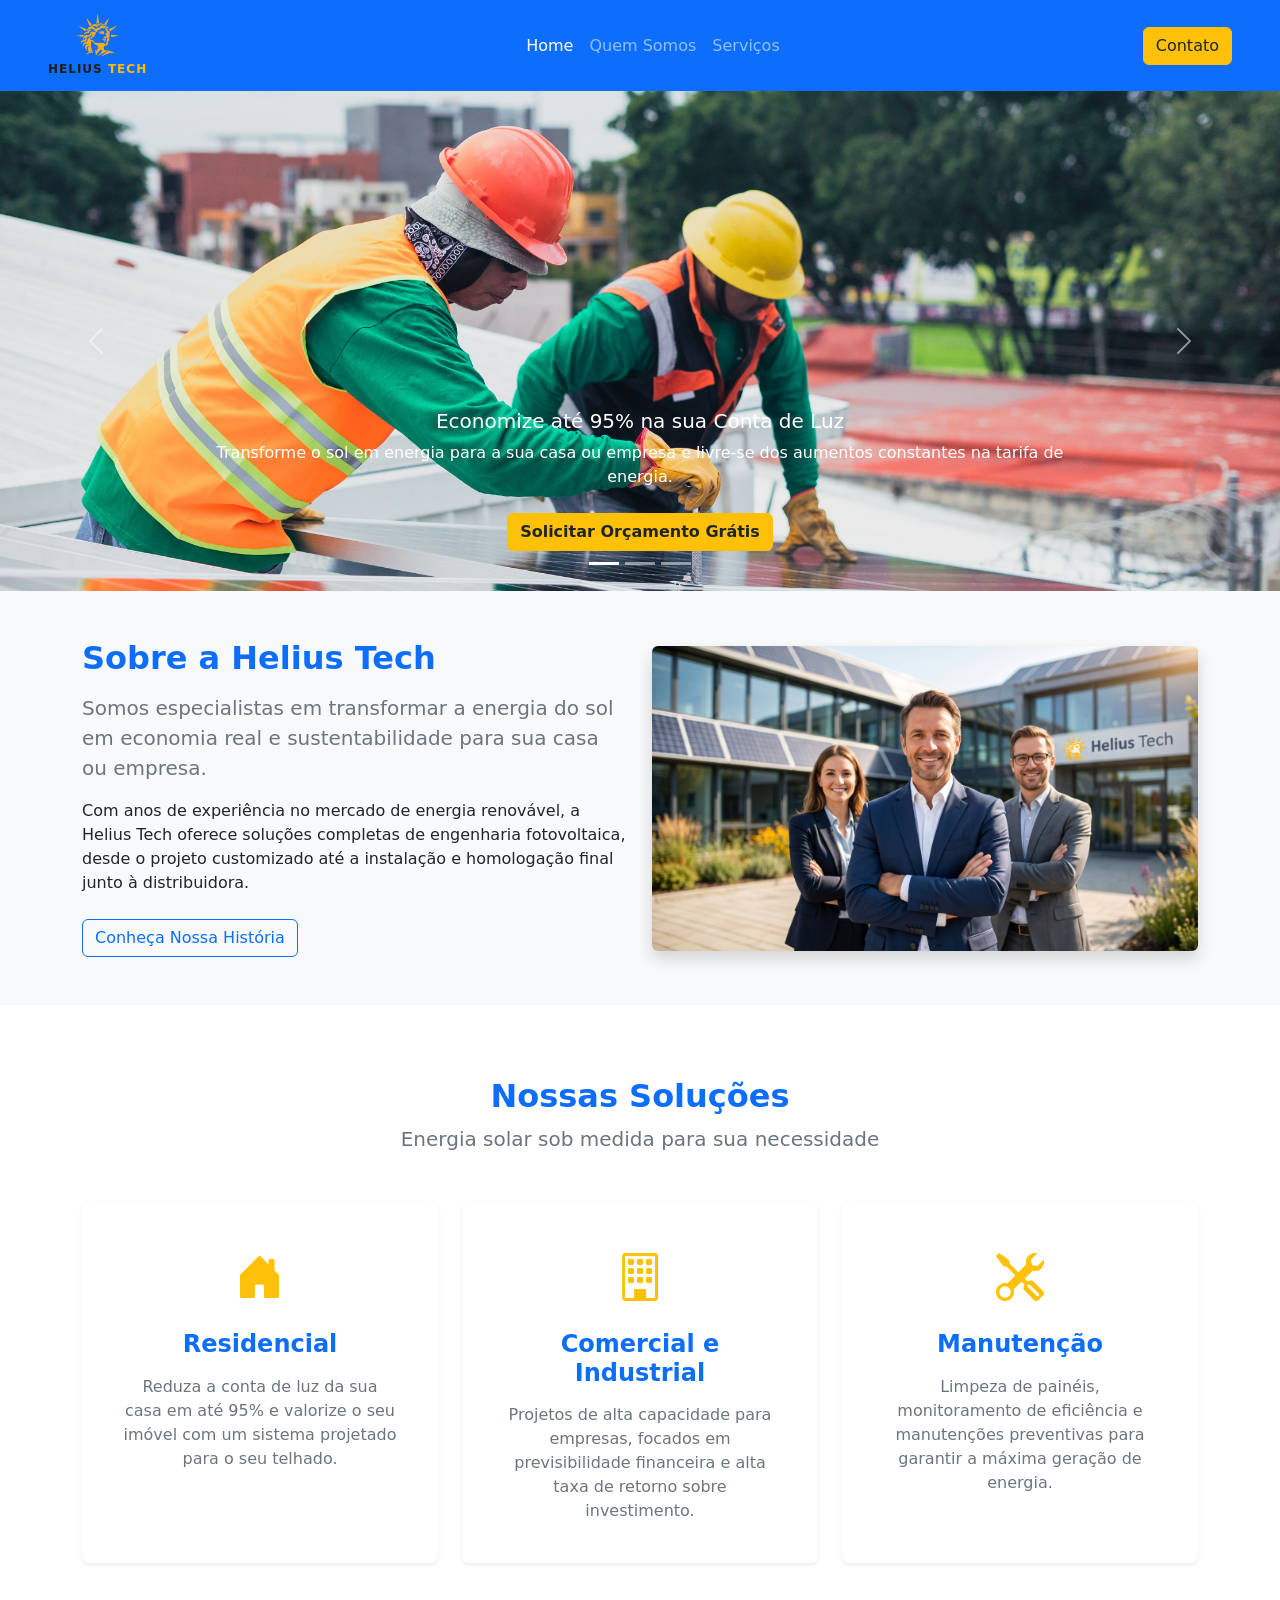
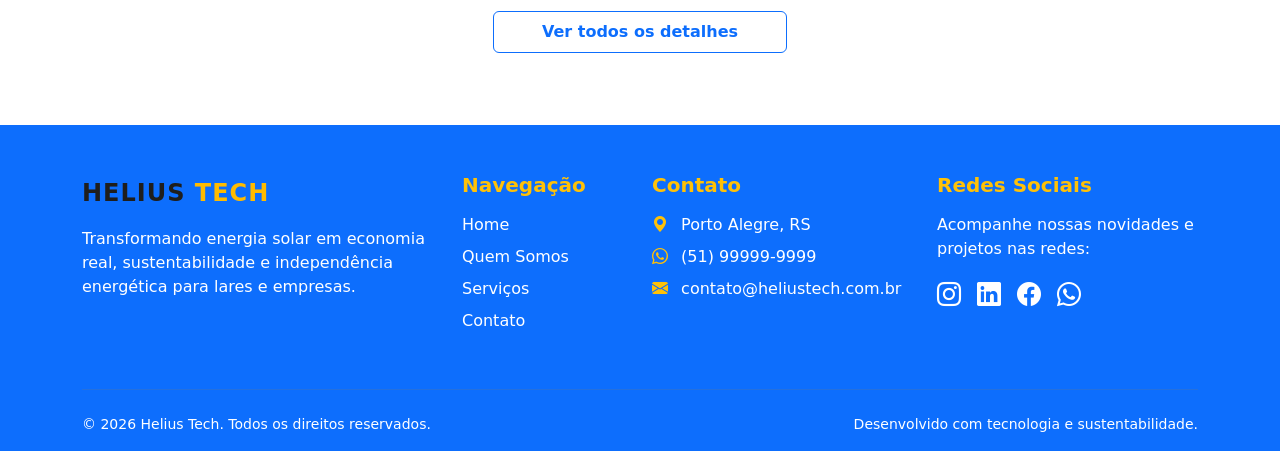
<file: index.html>
<!DOCTYPE html>
<html lang="pt-br">

<head>
    <meta charset="UTF-8">
    <meta name="viewport" content="width=device-width, initial-scale=1.0">
    <link rel="stylesheet" href="css/custom.css">

    <!-- Link CDN Bootstrap -->
    <link href="https://cdn.jsdelivr.net/npm/bootstrap@5.0.2/dist/css/bootstrap.min.css" rel="stylesheet"
        integrity="sha384-EVSTQN3/azprG1Anm3QDgpJLIm9Nao0Yz1ztcQTwFspd3yD65VohhpuuCOmLASjC" crossorigin="anonymous">
    <script src="https://cdn.jsdelivr.net/npm/bootstrap@5.0.2/dist/js/bootstrap.bundle.min.js"
        integrity="sha384-MrcW6ZMFYlzcLA8Nl+NtUVF0sA7MsXsP1UyJoMp4YLEuNSfAP+JcXn/tWtIaxVXM"
        crossorigin="anonymous"></script>
    <!-- Link dos icons Bootstrap -->
    <link rel="stylesheet" href="https://cdn.jsdelivr.net/npm/bootstrap-icons@1.13.2/font/bootstrap-icons.min.css">

    <title>Helius Tech</title>
</head>

<body>
    <header id="topo">
        <nav class="navbar navbar-expand-lg navbar-dark bg-primary sticky-top">
            <div class="container-fluid px-5">
                <a class="navbar-brand d-flex flex-column align-items-center" href="index.html">
                    <img src="img/logo_helius_tech.png" alt="Logo da Helius Tech" height="45">
                    <div id="logo">
                        <span class="cor-cinza">Helius</span> <span class="cor-amarelo">Tech</span>
                    </div>
                </a>
                <button class="navbar-toggler" type="button" data-bs-toggle="collapse" data-bs-target="#navbarText"
                    aria-controls="navbarText" aria-expanded="false" aria-label="Toggle navigation">
                    <span class="navbar-toggler-icon"></span>
                </button>
                <div class="collapse navbar-collapse" id="navbarText">
                    <ul class="navbar-nav mx-auto mb-2 mb-lg-0">
                        <!--Troquei o me-auto (margin end) para margin do eixo X automática (mx-auto) para centralizar a ul-->
                        <li class="nav-item">
                            <a class="nav-link active" aria-current="page" href="#">Home</a>
                        </li>
                        <li class="nav-item">
                            <a class="nav-link" href="#sobre-nos">Quem Somos</a>
                        </li>
                        <li class="nav-item">
                            <a class="nav-link" href="#servicos">Serviços</a>
                        </li>
                    </ul>
                    <span class="navbar-text">
                        <a class="btn btn-warning text-dark" href="pages/contato.html">Contato</a>
                    </span>
                </div>
            </div>
        </nav>
    </header> <!--Fim do header-->
    <section class="hero">
        <div id="carouselExampleControls" class="carousel slide carousel-fade" data-bs-ride="carousel">
            <div class="carousel-indicators">
                <button type="button" data-bs-target="#carouselExampleControls" data-bs-slide-to="0" class="active"
                    aria-current="true" aria-label="Slide 1"></button>
                <button type="button" data-bs-target="#carouselExampleControls" data-bs-slide-to="1"
                    aria-label="Slide 2"></button>
                <button type="button" data-bs-target="#carouselExampleControls" data-bs-slide-to="2"
                    aria-label="Slide 3"></button>
            </div>
            <div class="carousel-inner">
                <div class="carousel-item active">
                    <img class="d-block w-100 imagem-carrossel" src="img/economiaEinvestimento.jpg" alt="First slide">
                    <div class="carousel-caption">
                        <h5>Economize até 95% na sua Conta de Luz</h5>
                        <p>Transforme o sol em energia para a sua casa ou empresa e livre-se dos aumentos constantes na
                            tarifa de energia.</p>
                        <a href="pages/contato.html" class="btn btn-warning text-dark fw-bold mt-2">Solicitar Orçamento
                            Grátis</a>
                    </div>
                </div>
                <div class="carousel-item">
                    <img class="d-block w-100 imagem-carrossel" src="img/sustentabilidadeEfuturo.jpg"
                        alt="Second slide">
                    <div class="carousel-caption">
                        <h5>O Futuro Sustentável Começa no Seu Telhado</h5>
                        <p>Reduza sua pegada de carbono com tecnologia limpa, renovável e de altíssima eficiência
                            energética.</p>
                        <a href="pages/servicos.html" class="btn btn-warning text-dark fw-bold mt-2">Conheça nossos
                            serviços</a>
                    </div>
                </div>
                <div class="carousel-item">
                    <img class="d-block w-100 imagem-carrossel" src="img/tecnologiaEgarantia.jpg" alt="Third slide">
                    <div class="carousel-caption">
                        <h5>Tecnologia Fotovoltaica de Alta Performance</h5>
                        <p>Equipamentos de ponta com instalação especializada, homologação rápida e garantia de longa
                            duração.</p>
                        <a href="pages/contato.html" class="btn btn-warning text-dark fw-bold mt-2">Fale com um
                            especialista</a>
                    </div>
                </div>
            </div>
            <button class="carousel-control-prev" type="button" data-bs-target="#carouselExampleControls"
                data-bs-slide="prev">
                <span class="carousel-control-prev-icon" aria-hidden="true"></span>
                <span class="visually-hidden">Previous</span>
            </button>
            <button class="carousel-control-next" type="button" data-bs-target="#carouselExampleControls"
                data-bs-slide="next">
                <span class="carousel-control-next-icon" aria-hidden="true"></span>
                <span class="visually-hidden">Next</span>
            </button>
        </div>
    </section> <!--Fim da section hero-->
    <section class="py-5 bg-light" id="sobre-nos">
        <div class="container">
            <div class="row align-items-center">

                <div class="col-lg-6 mb-4 mb-lg-0">
                    <h2 class="fw-bold text-primary mb-3">Sobre a Helius Tech</h2>
                    <p class="lead text-secondary">
                        Somos especialistas em transformar a energia do sol em economia real e sustentabilidade para sua
                        casa ou empresa.
                    </p>
                    <p>
                        Com anos de experiência no mercado de energia renovável, a Helius Tech oferece soluções
                        completas de engenharia fotovoltaica, desde o projeto customizado até a instalação e homologação
                        final junto à distribuidora.
                    </p>

                    <a href="pages/empresa.html" class="btn btn-outline-primary mt-2 d-none d-lg-inline-block">Conheça Nossa
                        História</a>
                </div>

                <div class="col-lg-6">
                    <img src="img/sobre-nos.jpg" alt="Equipe Helius Tech" class="img-fluid rounded shadow w-100">

                    <div class="mt-3 d-block d-lg-none">
                        <a href="pages/empresa.html" class="btn btn-outline-primary w-100 text-center">Conheça Nossa
                            História</a>
                    </div>
                </div>

            </div>
        </div>
    </section>

    <!-- Seção Resumo de Serviços (Para o index.html) -->
    <section class="py-5 bg-white" id="servicos">
        <div class="container py-4">
            <div class="text-center mb-5">
                <h2 class="fw-bold text-primary">Nossas Soluções</h2>
                <p class="lead text-secondary">Energia solar sob medida para sua necessidade</p>
            </div>

            <div class="row g-4">
                <!-- Card 1: Residencial -->
                <div class="col-md-4">
                    <div class="card h-100 border-0 shadow-sm text-center p-4">
                        <div class="card-body">
                            <i class="bi bi-house-door-fill text-warning" style="font-size: 3rem;"></i>
                            <h4 class="card-title fw-bold text-primary mt-3">Residencial</h4>
                            <p class="card-text text-secondary mt-3">Reduza a conta de luz da sua casa em até 95% e valorize o seu imóvel com um sistema projetado para o seu telhado.</p>
                        </div>
                    </div>
                </div>

                <!-- Card 2: Comercial -->
                <div class="col-md-4">
                    <div class="card h-100 border-0 shadow-sm text-center p-4">
                        <div class="card-body">
                            <i class="bi bi-building text-warning" style="font-size: 3rem;"></i>
                            <h4 class="card-title fw-bold text-primary mt-3">Comercial e Industrial</h4>
                            <p class="card-text text-secondary mt-3">Projetos de alta capacidade para empresas, focados em previsibilidade financeira e alta taxa de retorno sobre investimento.</p>
                        </div>
                    </div>
                </div>

                <!-- Card 3: Manutenção -->
                <div class="col-md-4">
                    <div class="card h-100 border-0 shadow-sm text-center p-4">
                        <div class="card-body">
                            <i class="bi bi-tools text-warning" style="font-size: 3rem;"></i>
                            <h4 class="card-title fw-bold text-primary mt-3">Manutenção</h4>
                            <p class="card-text text-secondary mt-3">Limpeza de painéis, monitoramento de eficiência e manutenções preventivas para garantir a máxima geração de energia.</p>
                        </div>
                    </div>
                </div>
            </div>

            <div class="text-center mt-5">
                <!-- Lembre-se de ajustar o caminho do href de acordo com a sua estrutura de pastas -->
                <a href="pages/servicos.html" class="btn btn-outline-primary px-5 py-2 fw-bold">Ver todos os detalhes</a>
            </div>
        </div>
    </section>

    <footer class="bg-primary text-white pt-5 pb-3">
        <div class="container">
            <div class="row g-4 justify-content-between">
                
                <div class="col-lg-4 mb-3">
                    <div class="d-flex align-items-center mb-3" id="logo">
                        <span class="fs-4 fw-bold text-white"><span class="cor-cinza">Helius</span> <span class="cor-amarelo">Tech</span></span>
                    </div>
                    <p class="text-white">
                        Transformando energia solar em economia real, sustentabilidade e independência energética para lares e empresas.
                    </p>
                </div>

                <div class="col-lg-2 col-md-6 mb-3">
                    <h5 class="fw-bold mb-3 text-warning">Navegação</h5>
                    <ul class="list-unstyled">
                        <li class="mb-2"><a href="../index.html" class="text-white text-decoration-none">Home</a></li>
                        <li class="mb-2"><a href="pages/empresa.html" class="text-white text-decoration-none">Quem Somos</a></li>
                        <li class="mb-2"><a href="pages/servicos.html" class="text-white text-decoration-none">Serviços</a></li>
                        <li class="mb-2"><a href="pages/contato.html" class="text-white text-decoration-none">Contato</a></li>
                    </ul>
                </div>

                <div class="col-lg-3 col-md-6 mb-3">
                    <h5 class="fw-bold mb-3 text-warning">Contato</h5>
                    <p class="text-white mb-2"><i class="bi bi-geo-alt-fill me-2 text-warning"></i> Porto Alegre, RS</p>
                    <p class="text-white mb-2"><i class="bi bi-whatsapp me-2 text-warning"></i> (51) 99999-9999</p>
                    <p class="text-white mb-2"><i class="bi bi-envelope-fill me-2 text-warning"></i> contato@heliustech.com.br</p>
                </div>

                <div class="col-lg-3 mb-3">
                    <h5 class="fw-bold mb-3 text-warning">Redes Sociais</h5>
                    <p class="text-white">Acompanhe nossas novidades e projetos nas redes:</p>
                    <div class="d-flex gap-3 fs-4">
                        <a href="#" class="text-white hover-warning" aria-label="Instagram"><i class="bi bi-instagram"></i></a>
                        <a href="#" class="text-white hover-warning" aria-label="LinkedIn"><i class="bi bi-linkedin"></i></a>
                        <a href="#" class="text-white hover-warning" aria-label="Facebook"><i class="bi bi-facebook"></i></a>
                        <a href="#" class="text-white hover-warning" aria-label="WhatsApp"><i class="bi bi-whatsapp"></i></a>
                    </div>
                </div>

            </div>

            <hr class="border-secondary my-4">

            <div class="row text-center text-md-start align-items-center">
                <div class="col-md-7 text-white small">
                    &copy; 2026 Helius Tech. Todos os direitos reservados.
                </div>
                <div class="col-md-5 text-md-end text-white small mt-2 mt-md-0">
                    Desenvolvido com tecnologia e sustentabilidade.
                </div>
            </div>
        </div>
    </footer>


    <!-- Smooth scroll -->
    <script src="https://code.jquery.com/jquery-3.7.1.min.js"></script>
    <script>
        $(document).ready(function () {
            $('a[href^="#"]').on('click', function (e) {
                var destino = $(this).attr('href');
                var elemento = $(destino);

                if (elemento.length && !elemento.hasClass('overlay')) {
                    e.preventDefault();
                    $('html, body').animate({
                        scrollTop: elemento.offset().top
                    }, 700);
                }
            });
        });
    </script>
</body>

</html>
</file>
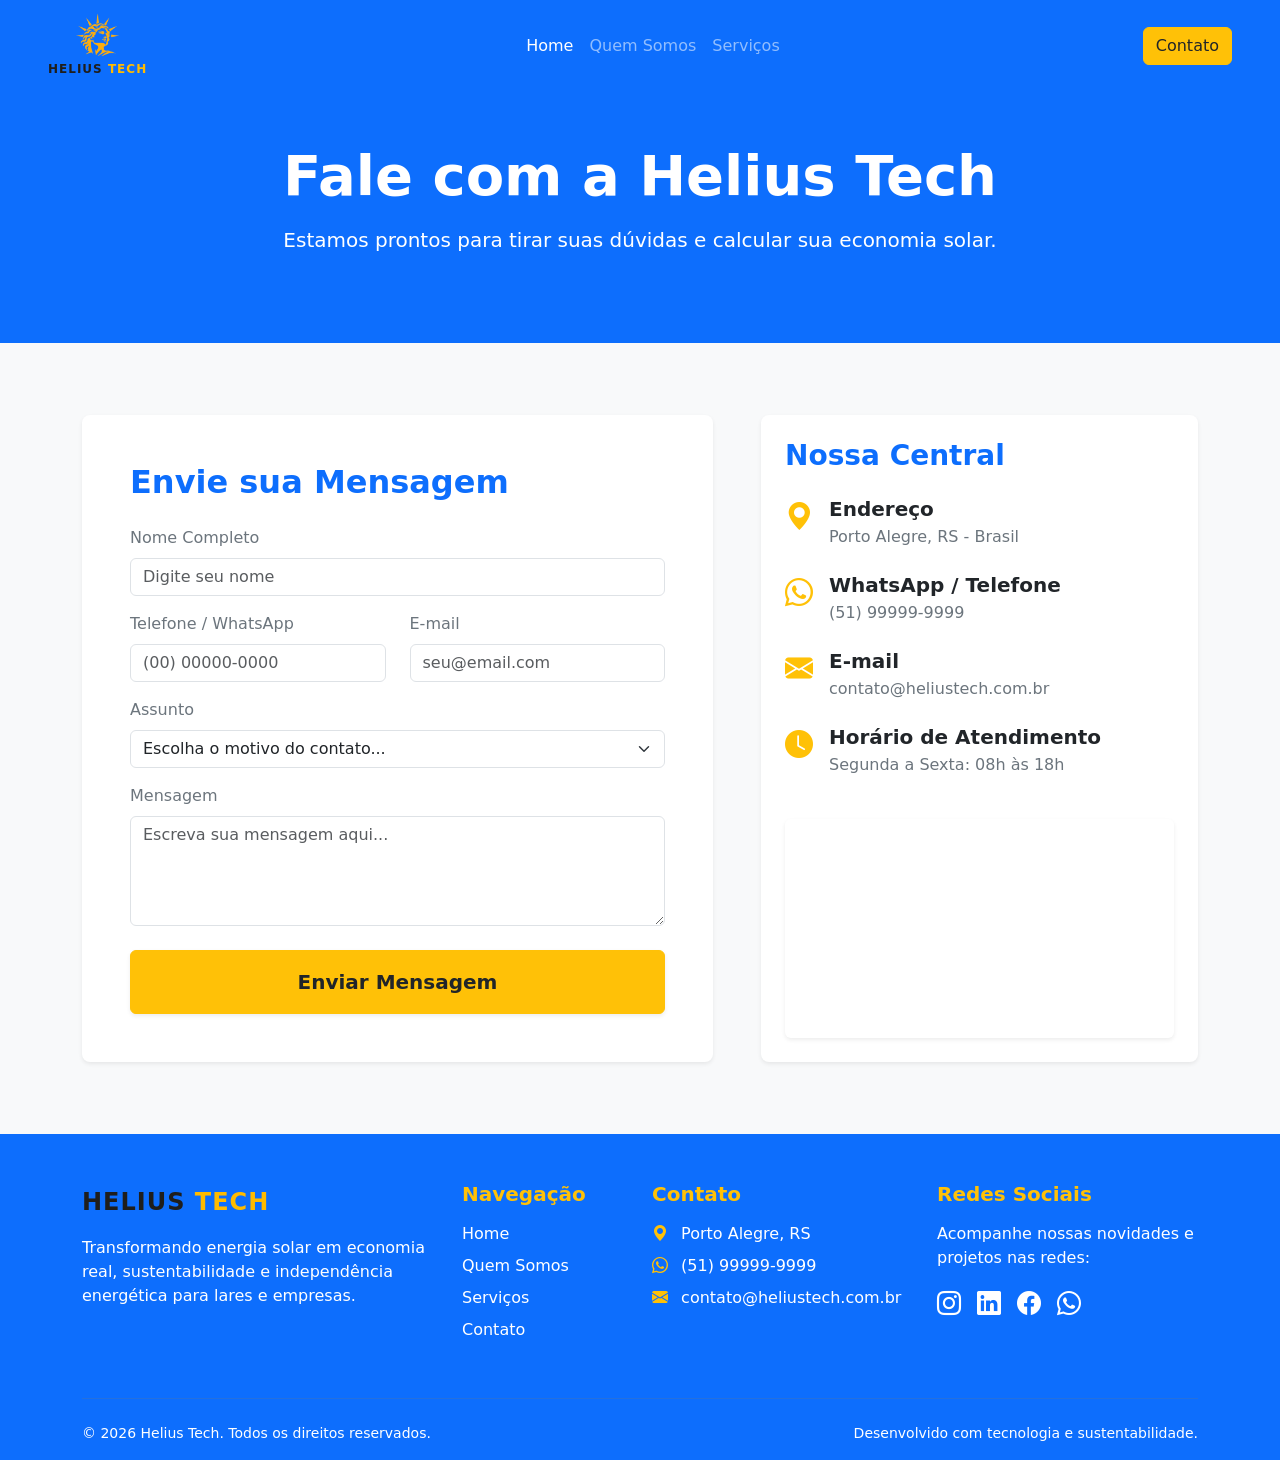
<file: pages/contato.html>
<!DOCTYPE html>
<html lang="pt-br">

<head>
    <meta charset="UTF-8">
    <meta name="viewport" content="width=device-width, initial-scale=1.0">
    <link rel="stylesheet" href="../css/custom.css">

    <!-- Link CDN Bootstrap -->
    <link href="https://cdn.jsdelivr.net/npm/bootstrap@5.0.2/dist/css/bootstrap.min.css" rel="stylesheet"
        integrity="sha384-EVSTQN3/azprG1Anm3QDgpJLIm9Nao0Yz1ztcQTwFspd3yD65VohhpuuCOmLASjC" crossorigin="anonymous">
    <script src="https://cdn.jsdelivr.net/npm/bootstrap@5.0.2/dist/js/bootstrap.bundle.min.js"
        integrity="sha384-MrcW6ZMFYlzcLA8Nl+NtUVF0sA7MsXsP1UyJoMp4YLEuNSfAP+JcXn/tWtIaxVXM"
        crossorigin="anonymous"></script>
    <!-- Link dos icons Bootstrap -->
    <link rel="stylesheet" href="https://cdn.jsdelivr.net/npm/bootstrap-icons@1.13.2/font/bootstrap-icons.min.css">

    <title>Contato - Helius Tech</title>
</head>

<body>
    <header id="topo">
        <nav class="navbar navbar-expand-lg navbar-dark bg-primary fixed-top">
            <div class="container-fluid px-5">
                <a class="navbar-brand d-flex flex-column align-items-center" href="../index.html">
                    <img src="../img/logo_helius_tech.png" alt="Logo da Helius Tech" height="45">
                    <div id="logo">
                        <span class="cor-cinza">Helius</span> <span class="cor-amarelo">Tech</span>
                    </div>
                </a>
                <button class="navbar-toggler" type="button" data-bs-toggle="collapse" data-bs-target="#navbarText"
                    aria-controls="navbarText" aria-expanded="false" aria-label="Toggle navigation">
                    <span class="navbar-toggler-icon"></span>
                </button>
                <div class="collapse navbar-collapse" id="navbarText">
                    <ul class="navbar-nav mx-auto mb-2 mb-lg-0">
                        <!--Troquei o me-auto (margin end) para margin do eixo X automática (mx-auto) para centralizar a ul-->
                        <li class="nav-item">
                            <a class="nav-link active" aria-current="page" href="../index.html">Home</a>
                        </li>
                        <li class="nav-item">
                            <a class="nav-link" href="empresa.html">Quem Somos</a>
                        </li>
                        <li class="nav-item">
                            <a class="nav-link" href="servicos.html">Serviços</a>
                        </li>
                    </ul>
                    <span class="navbar-text">
                        <a class="btn btn-warning text-dark" href="#fale-conosco">Contato</a>
                    </span>
                </div>
            </div>
        </nav>
    </header> <!--Fim do header-->
    <section id="banner-contato" class="bg-primary text-white text-center py-5" style="margin-top: 70px;">
        <div class="container py-4">
            <h1 class="fw-bold display-4">Fale com a Helius Tech</h1>
            <p class="lead mt-3">Estamos prontos para tirar suas dúvidas e calcular sua economia solar.</p>
        </div>
    </section>

    <!-- Seção Principal de Contato -->
    <main class="py-5 bg-light">
        <div class="container py-4">
            <div class="row g-5">
                
                <!-- Coluna do Formulário -->
                <div class="col-lg-7">
                    <div class="card border-0 shadow-sm p-4 p-md-5 rounded-3">
                        <h2 class="fw-bold text-primary mb-4" id="fale-conosco">Envie sua Mensagem</h2>
                        
                        <form action="#" method="POST">
                            <div class="mb-3">
                                <label for="nome" class="form-label text-secondary">Nome Completo</label>
                                <input type="text" class="form-control" id="nome" placeholder="Digite seu nome" required>
                            </div>

                            <div class="row">
                                <div class="col-md-6 mb-3">
                                    <label for="telefone" class="form-label text-secondary">Telefone / WhatsApp</label>
                                    <input type="tel" class="form-control" id="telefone" placeholder="(00) 00000-0000" required>
                                </div>
                                <div class="col-md-6 mb-3">
                                    <label for="email" class="form-label text-secondary">E-mail</label>
                                    <input type="email" class="form-control" id="email" placeholder="seu@email.com" required>
                                </div>
                            </div>

                            <div class="mb-3">
                                <label for="assunto" class="form-label text-secondary">Assunto</label>
                                <select class="form-select" id="assunto" required>
                                    <option value="" selected disabled>Escolha o motivo do contato...</option>
                                    <option value="orcamento">Orçamento Residencial/Comercial</option>
                                    <option value="manutencao">Dúvidas sobre Manutenção</option>
                                    <option value="parceria">Parcerias e Negócios</option>
                                    <option value="outro">Outros Assuntos</option>
                                </select>
                            </div>

                            <div class="mb-4">
                                <label for="mensagem" class="form-label text-secondary">Mensagem</label>
                                <textarea class="form-control" id="mensagem" rows="4" placeholder="Escreva sua mensagem aqui..." required></textarea>
                            </div>

                            <button type="submit" class="btn btn-warning w-100 py-3 fw-bold text-dark fs-5 shadow-sm">
                                Enviar Mensagem
                            </button>
                        </form>
                    </div>
                </div>

                <!-- Coluna de Informações e Mapa -->
                <div class="col-lg-5">
                    <div class="card border-0 shadow-sm p-4 p-md-4 rounded-3 h-100 bg-white">
                        <h3 class="fw-bold text-primary mb-4">Nossa Central</h3>
                        
                        <div class="d-flex align-items-start mb-4">
                            <i class="bi bi-geo-alt-fill text-warning fs-3 me-3"></i>
                            <div>
                                <h5 class="fw-bold mb-1">Endereço</h5>
                                <p class="text-secondary mb-0">Porto Alegre, RS - Brasil</p>
                            </div>
                        </div>

                        <div class="d-flex align-items-start mb-4">
                            <i class="bi bi-whatsapp text-warning fs-3 me-3"></i>
                            <div>
                                <h5 class="fw-bold mb-1">WhatsApp / Telefone</h5>
                                <p class="text-secondary mb-0">(51) 99999-9999</p>
                            </div>
                        </div>

                        <div class="d-flex align-items-start mb-4">
                            <i class="bi bi-envelope-fill text-warning fs-3 me-3"></i>
                            <div>
                                <h5 class="fw-bold mb-1">E-mail</h5>
                                <p class="text-secondary mb-0">contato@heliustech.com.br</p>
                            </div>
                        </div>

                        <div class="d-flex align-items-start mb-4">
                            <i class="bi bi-clock-fill text-warning fs-3 me-3"></i>
                            <div>
                                <h5 class="fw-bold mb-1">Horário de Atendimento</h5>
                                <p class="text-secondary mb-0">Segunda a Sexta: 08h às 18h</p>
                            </div>
                        </div>

                        <!-- Mapa incorporado do Google Maps (Porto Alegre) -->
                        <div class="mt-auto pt-3">
                            <div class="ratio ratio-16x9 rounded overflow-hidden shadow-sm">
                                <iframe src="https://www.google.com/maps/embed?pb=!1m18!1m12!1m3!1d110421.36545759714!2d-51.2753380430664!3d-30.0324999!2m3!1f0!2f0!3f0!3m2!1i1024!2i768!4f13.1!3m3!1m2!1s0x95197908e2f42a53%3A0x6295e93df44084be!2sPorto%20Alegre%2C%20RS!5e0!3m2!1spt-BR!4v1620000000000!5m2!1spt-BR!2sbr" 
                                    style="border:0;" allowfullscreen="" loading="lazy"></iframe>
                            </div>
                        </div>

                    </div>
                </div>

            </div>
        </div>
    </main>

    <footer class="bg-primary text-white pt-5 pb-3">
        <div class="container">
            <div class="row g-4 justify-content-between">
                
                <div class="col-lg-4 mb-3">
                    <div class="d-flex align-items-center mb-3" id="logo">
                        <span class="fs-4 fw-bold text-white"><span class="cor-cinza">Helius</span> <span class="cor-amarelo">Tech</span></span>
                    </div>
                    <p class="text-white">
                        Transformando energia solar em economia real, sustentabilidade e independência energética para lares e empresas.
                    </p>
                </div>

                <div class="col-lg-2 col-md-6 mb-3">
                    <h5 class="fw-bold mb-3 text-warning">Navegação</h5>
                    <ul class="list-unstyled">
                        <li class="mb-2"><a href="../index.html" class="text-white text-decoration-none">Home</a></li>
                        <li class="mb-2"><a href="pages/empresa.html" class="text-white text-decoration-none">Quem Somos</a></li>
                        <li class="mb-2"><a href="pages/servicos.html" class="text-white text-decoration-none">Serviços</a></li>
                        <li class="mb-2"><a href="pages/contato.html" class="text-white text-decoration-none">Contato</a></li>
                    </ul>
                </div>

                <div class="col-lg-3 col-md-6 mb-3">
                    <h5 class="fw-bold mb-3 text-warning">Contato</h5>
                    <p class="text-white mb-2"><i class="bi bi-geo-alt-fill me-2 text-warning"></i> Porto Alegre, RS</p>
                    <p class="text-white mb-2"><i class="bi bi-whatsapp me-2 text-warning"></i> (51) 99999-9999</p>
                    <p class="text-white mb-2"><i class="bi bi-envelope-fill me-2 text-warning"></i> contato@heliustech.com.br</p>
                </div>

                <div class="col-lg-3 mb-3">
                    <h5 class="fw-bold mb-3 text-warning">Redes Sociais</h5>
                    <p class="text-white">Acompanhe nossas novidades e projetos nas redes:</p>
                    <div class="d-flex gap-3 fs-4">
                        <a href="#" class="text-white hover-warning" aria-label="Instagram"><i class="bi bi-instagram"></i></a>
                        <a href="#" class="text-white hover-warning" aria-label="LinkedIn"><i class="bi bi-linkedin"></i></a>
                        <a href="#" class="text-white hover-warning" aria-label="Facebook"><i class="bi bi-facebook"></i></a>
                        <a href="#" class="text-white hover-warning" aria-label="WhatsApp"><i class="bi bi-whatsapp"></i></a>
                    </div>
                </div>

            </div>

            <hr class="border-secondary my-4">

            <div class="row text-center text-md-start align-items-center">
                <div class="col-md-7 text-white small">
                    &copy; 2026 Helius Tech. Todos os direitos reservados.
                </div>
                <div class="col-md-5 text-md-end text-white small mt-2 mt-md-0">
                    Desenvolvido com tecnologia e sustentabilidade.
                </div>
            </div>
        </div>
    </footer>


    <script src="https://code.jquery.com/jquery-3.7.1.min.js"></script>
    <script>
        $(document).ready(function () {
            $('a[href^="#"]').on('click', function (e) {
                var destino = $(this).attr('href');
                var elemento = $(destino);

                if (elemento.length && !elemento.hasClass('overlay')) {
                    e.preventDefault();
                    $('html, body').animate({
                        scrollTop: elemento.offset().top
                    }, 700);
                }
            });
        });
    </script>
</body>
</html>
</file>
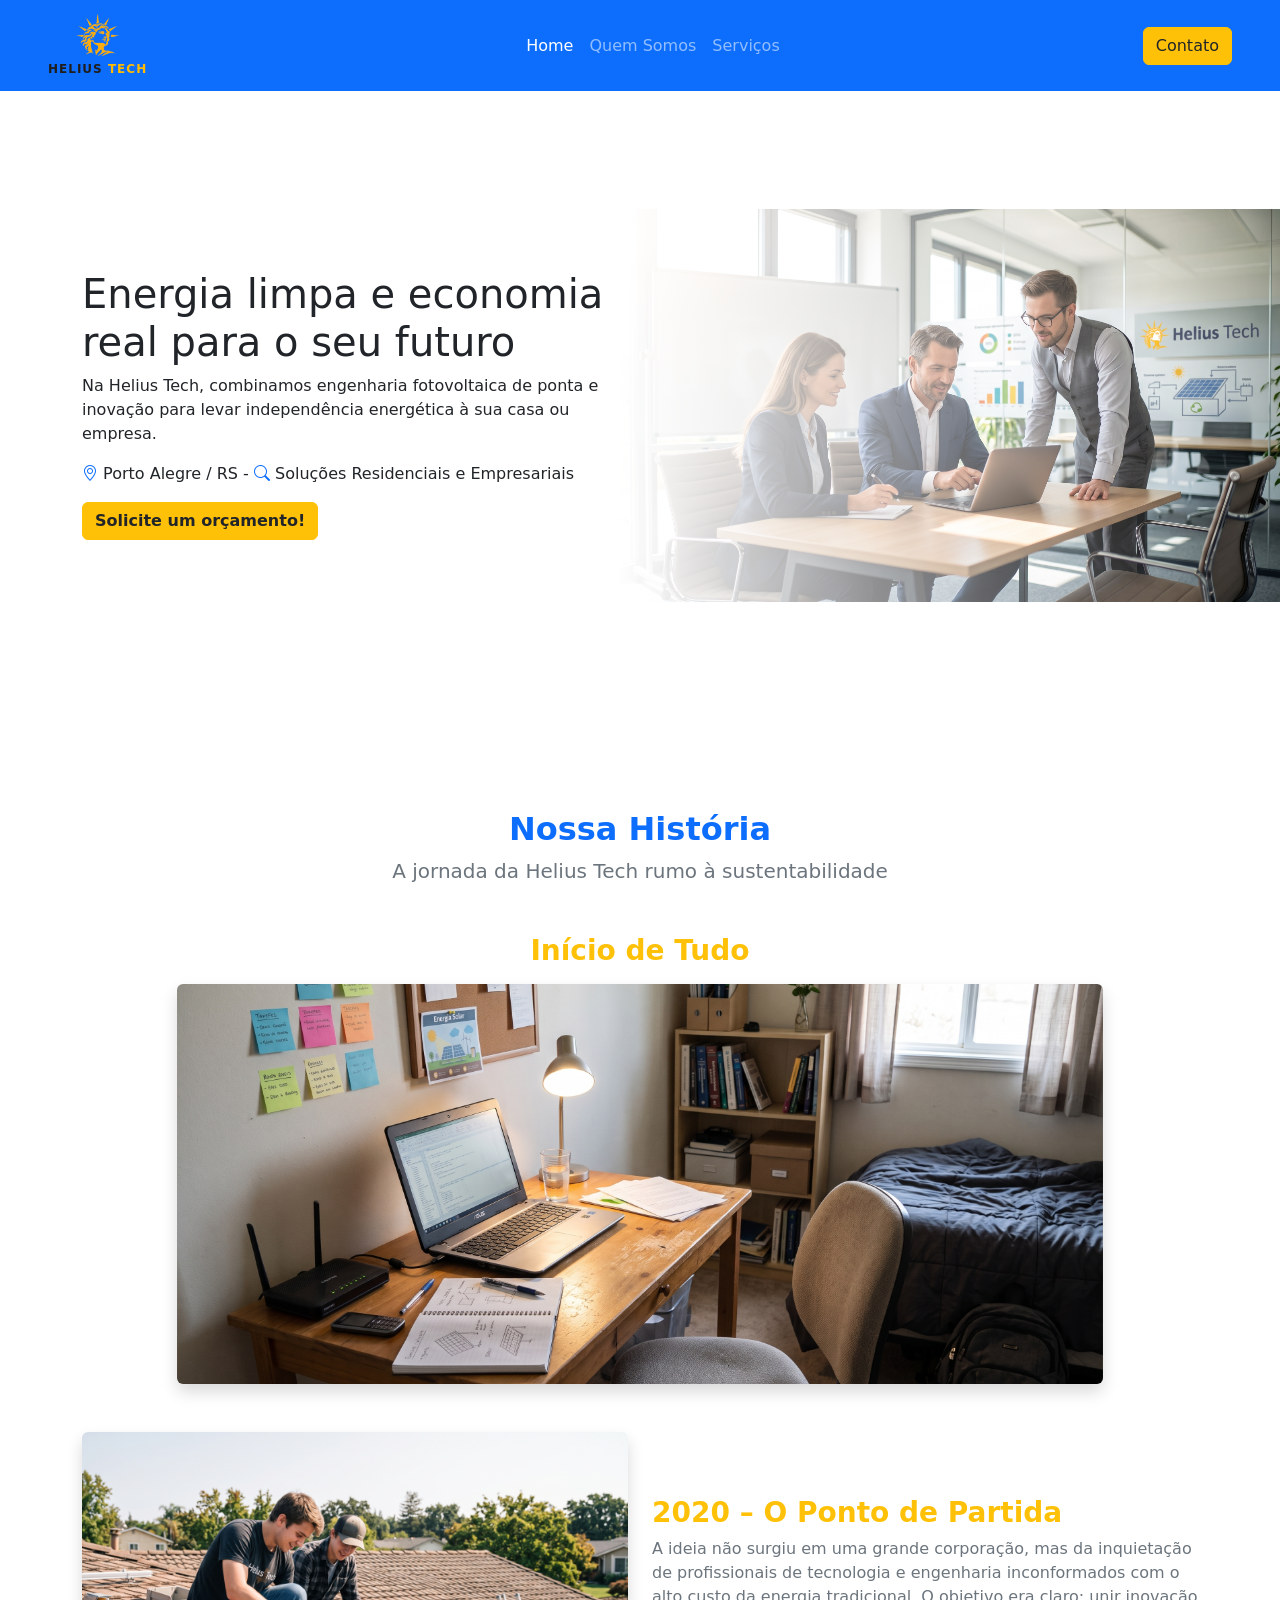
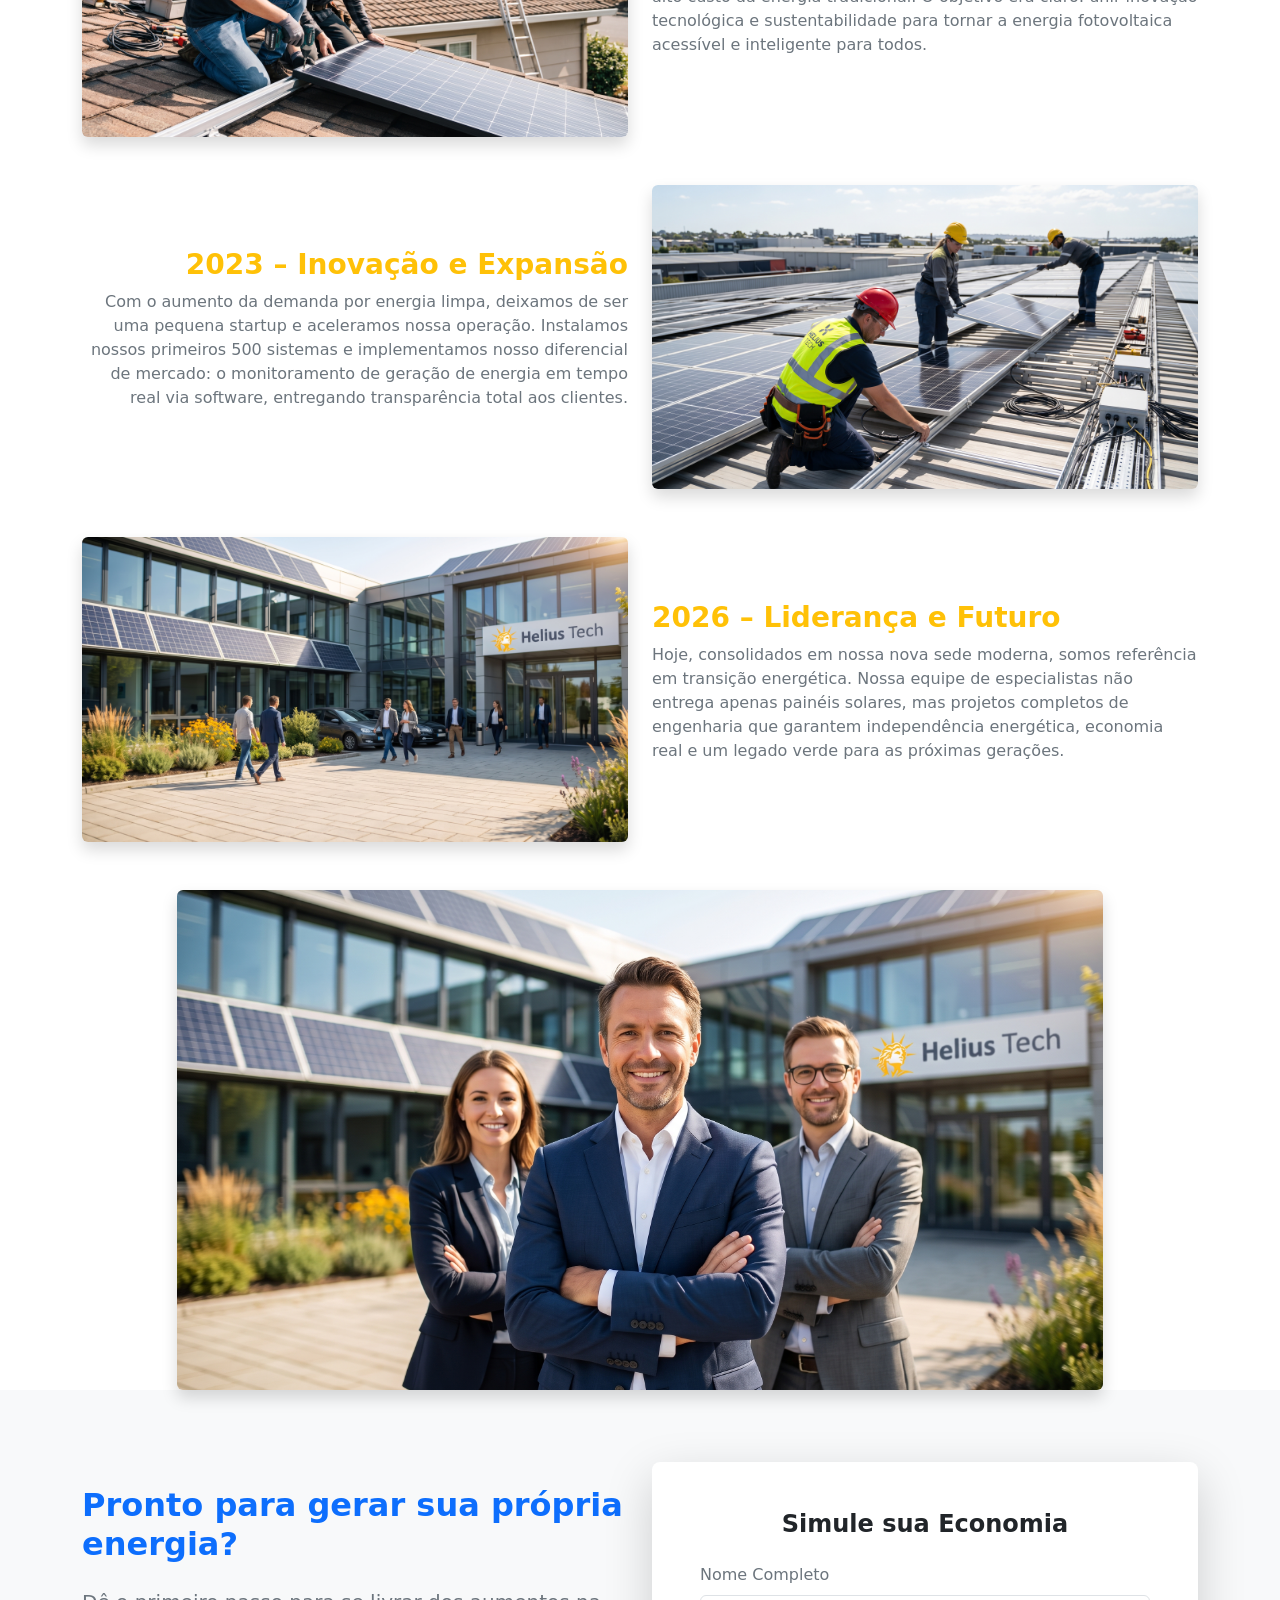
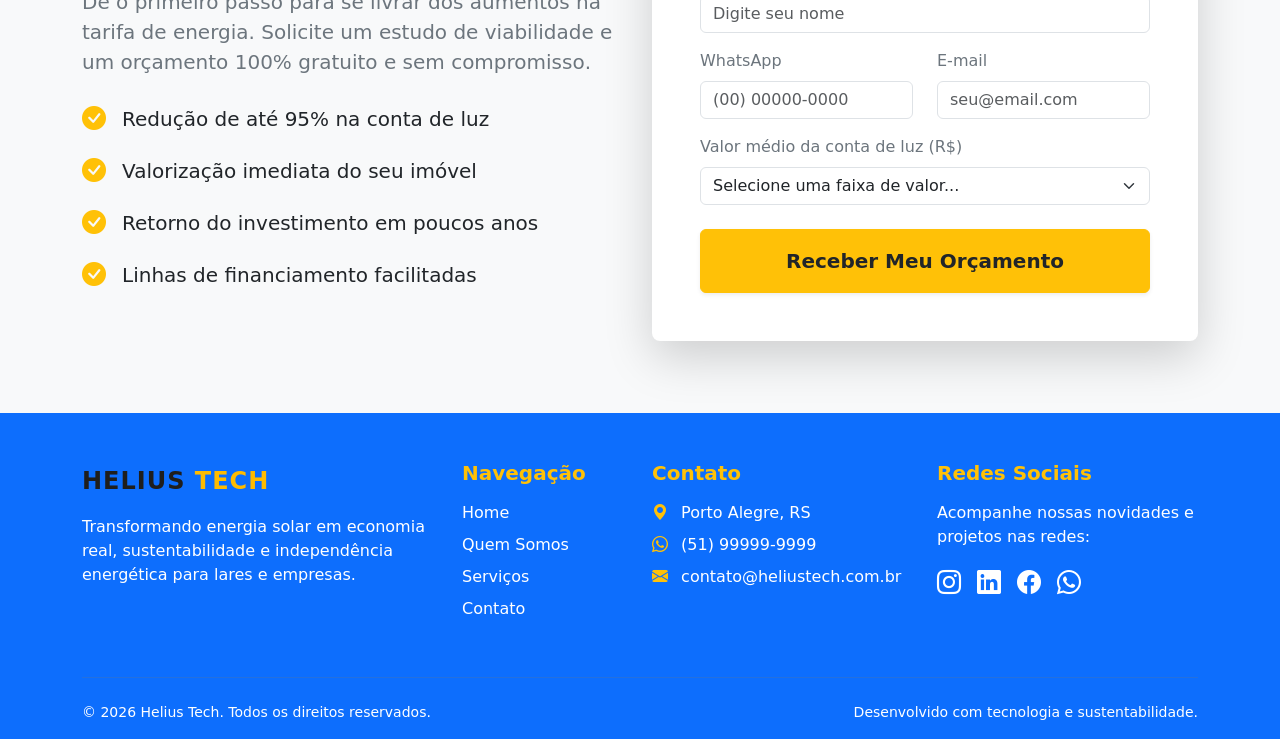
<file: pages/empresa.html>
<!DOCTYPE html>
<html lang="pt-br">

<head>
    <meta charset="UTF-8">
    <meta name="viewport" content="width=device-width, initial-scale=1.0">
    <link rel="stylesheet" href="../css/custom.css">

    <!-- Link CDN Bootstrap -->
    <link href="https://cdn.jsdelivr.net/npm/bootstrap@5.0.2/dist/css/bootstrap.min.css" rel="stylesheet"
        integrity="sha384-EVSTQN3/azprG1Anm3QDgpJLIm9Nao0Yz1ztcQTwFspd3yD65VohhpuuCOmLASjC" crossorigin="anonymous">
    <script src="https://cdn.jsdelivr.net/npm/bootstrap@5.0.2/dist/js/bootstrap.bundle.min.js"
        integrity="sha384-MrcW6ZMFYlzcLA8Nl+NtUVF0sA7MsXsP1UyJoMp4YLEuNSfAP+JcXn/tWtIaxVXM"
        crossorigin="anonymous"></script>
    <!-- Link dos icons Bootstrap -->
    <link rel="stylesheet" href="https://cdn.jsdelivr.net/npm/bootstrap-icons@1.13.2/font/bootstrap-icons.min.css">

    <title>Empresa - Helius Tech</title>
</head>

<body>
    <header id="topo">
        <nav class="navbar navbar-expand-lg navbar-dark bg-primary fixed-top">
            <div class="container-fluid px-5">
                <a class="navbar-brand d-flex flex-column align-items-center" href="../index.html">
                    <img src="../img/logo_helius_tech.png" alt="Logo da Helius Tech" height="45">
                    <div id="logo">
                        <span class="cor-cinza">Helius</span> <span class="cor-amarelo">Tech</span>
                    </div>
                </a>
                <button class="navbar-toggler" type="button" data-bs-toggle="collapse" data-bs-target="#navbarText"
                    aria-controls="navbarText" aria-expanded="false" aria-label="Toggle navigation">
                    <span class="navbar-toggler-icon"></span>
                </button>
                <div class="collapse navbar-collapse" id="navbarText">
                    <ul class="navbar-nav mx-auto mb-2 mb-lg-0">
                        <!--Troquei o me-auto (margin end) para margin do eixo X automática (mx-auto) para centralizar a ul-->
                        <li class="nav-item">
                            <a class="nav-link active" aria-current="page" href="../index.html">Home</a>
                        </li>
                        <li class="nav-item">
                            <a class="nav-link" href="#historia">Quem Somos</a>
                        </li>
                        <li class="nav-item">
                            <a class="nav-link" href="servicos.html">Serviços</a>
                        </li>
                    </ul>
                    <span class="navbar-text">
                        <a class="btn btn-warning text-dark" href="contato.html">Contato</a>
                    </span>
                </div>
            </div>
        </nav>
    </header> <!--Fim do header-->
    <section id="banner">
        <div class="container">
            <div class="row">
                <div class="col-md-6 align-self-center">
                    <h1>Energia limpa e economia real para o seu futuro</h1>
                    <p>Na Helius Tech, combinamos engenharia fotovoltaica de ponta e inovação para levar independência energética à sua casa ou empresa.</p>
                    <p>
                        <i class="bi bi-geo-alt text-primary"></i>
                        Porto Alegre / RS -
                        <i class="bi bi-search text-primary"></i> Soluções Residenciais e Empresariais
                    </p>
                    <a href="#" class="btn btn-warning text-dark fw-bold">Solicite um orçamento!</a>
                </div>
            </div> <!-- end row -->
        </div> <!-- end container -->
    </section>
    <main id="historia" >
        <div class="container">
        <div class="text-center mb-5">
            <h2 class="fw-bold text-primary">Nossa História</h2>
            <p class="lead text-secondary">A jornada da Helius Tech rumo à sustentabilidade</p>
        </div>

        <div class="row justify-content-center mb-5">
            <h3 class="text-warning fw-bold text-center col-12 mb-3">Início de Tudo</h3>
            <div class="col-md-10">
                <img src="../img/inicioDeTudo.jpg" alt="Início da Helius Tech" class="img-fluid rounded shadow w-100" style="max-height: 400px; object-fit: cover;">
            </div>
        </div>

        <div class="row align-items-center mb-5">
            <div class="col-md-6 mb-4 mb-md-0">
                <img src="../img/historia-2020.jpg" alt="Ponto de Partida em 2020" class="img-fluid rounded shadow">
            </div>
            <div class="col-md-6">
                <h3 class="text-warning fw-bold">2020 – O Ponto de Partida</h3>
                <p class="text-secondary">A ideia não surgiu em uma grande corporação, mas da inquietação de profissionais de tecnologia e engenharia inconformados com o alto custo da energia tradicional. O objetivo era claro: unir inovação tecnológica e sustentabilidade para tornar a energia fotovoltaica acessível e inteligente para todos.</p>
            </div>
        </div>

        <div class="row align-items-center mb-5">
            <div class="col-md-6 order-md-2 mb-4 mb-md-0">
                <img src="../img/historia-2023.jpg" alt="Expansão em 2023" class="img-fluid rounded shadow">
            </div>
            <div class="col-md-6 order-md-1 text-md-end">
                <h3 class="text-warning fw-bold">2023 – Inovação e Expansão</h3>
                <p class="text-secondary">Com o aumento da demanda por energia limpa, deixamos de ser uma pequena startup e aceleramos nossa operação. Instalamos nossos primeiros 500 sistemas e implementamos nosso diferencial de mercado: o monitoramento de geração de energia em tempo real via software, entregando transparência total aos clientes.</p>
            </div>
        </div>

        <div class="row align-items-center mb-5">
            <div class="col-md-6 mb-4 mb-md-0">
                <img src="../img/sede-atual.jpg" alt="Helius Tech Atualmente" class="img-fluid rounded shadow">
            </div>
            <div class="col-md-6">
                <h3 class="text-warning fw-bold">2026 – Liderança e Futuro</h3>
                <p class="text-secondary">Hoje, consolidados em nossa nova sede moderna, somos referência em transição energética. Nossa equipe de especialistas não entrega apenas painéis solares, mas projetos completos de engenharia que garantem independência energética, economia real e um legado verde para as próximas gerações.</p>
            </div>
        </div>

        <div class="row justify-content-center mt-5">
            <div class="col-md-10">
                <img src="../img/sobre-nos.jpg" alt="Equipe Helius Tech Hoje" class="img-fluid rounded shadow w-100" style="max-height: 500px; object-fit: cover;">
            </div>
        </div>
    </div>
    </main>

    <!-- Seção Solicitar Orçamento -->
    <section id="orcamento" class="py-5 bg-light">
        <div class="container py-4">
            <div class="row align-items-center">
                
                <div class="col-lg-6 mb-5 mb-lg-0">
                    <h2 class="fw-bold text-primary mb-4">Pronto para gerar sua própria energia?</h2>
                    <p class="lead text-secondary mb-4">
                        Dê o primeiro passo para se livrar dos aumentos na tarifa de energia. Solicite um estudo de viabilidade e um orçamento <strong>100% gratuito e sem compromisso</strong>.
                    </p>
                    
                    <ul class="list-unstyled mb-4">
                        <li class="mb-3 d-flex align-items-center">
                            <i class="bi bi-check-circle-fill text-warning fs-4 me-3"></i>
                            <span class="fs-5 text-dark">Redução de até 95% na conta de luz</span>
                        </li>
                        <li class="mb-3 d-flex align-items-center">
                            <i class="bi bi-check-circle-fill text-warning fs-4 me-3"></i>
                            <span class="fs-5 text-dark">Valorização imediata do seu imóvel</span>
                        </li>
                        <li class="mb-3 d-flex align-items-center">
                            <i class="bi bi-check-circle-fill text-warning fs-4 me-3"></i>
                            <span class="fs-5 text-dark">Retorno do investimento em poucos anos</span>
                        </li>
                        <li class="mb-3 d-flex align-items-center">
                            <i class="bi bi-check-circle-fill text-warning fs-4 me-3"></i>
                            <span class="fs-5 text-dark">Linhas de financiamento facilitadas</span>
                        </li>
                    </ul>
                </div>

                <div class="col-lg-6">
                    <div class="card border-0 shadow-lg rounded-3">
                        <div class="card-body p-5">
                            <h4 class="fw-bold text-center mb-4">Simule sua Economia</h4>
                            
                            <form action="#" method="POST">
                                <div class="mb-3">
                                    <label for="nome" class="form-label text-secondary">Nome Completo</label>
                                    <input type="text" class="form-control" id="nome" placeholder="Digite seu nome" required>
                                </div>
                                
                                <div class="row">
                                    <div class="col-md-6 mb-3">
                                        <label for="telefone" class="form-label text-secondary">WhatsApp</label>
                                        <input type="tel" class="form-control" id="telefone" placeholder="(00) 00000-0000" required>
                                    </div>
                                    <div class="col-md-6 mb-3">
                                        <label for="email" class="form-label text-secondary">E-mail</label>
                                        <input type="email" class="form-control" id="email" placeholder="seu@email.com" required>
                                    </div>
                                </div>

                                <div class="mb-4">
                                    <label for="contaLuz" class="form-label text-secondary">Valor médio da conta de luz (R$)</label>
                                    <select class="form-select" id="contaLuz" required>
                                        <option value="" selected disabled>Selecione uma faixa de valor...</option>
                                        <option value="ate-300">Até R$ 300,00</option>
                                        <option value="301-600">De R$ 301,00 a R$ 600,00</option>
                                        <option value="601-1000">De R$ 601,00 a R$ 1.000,00</option>
                                        <option value="mais-1000">Acima de R$ 1.000,00</option>
                                    </select>
                                </div>

                                <button type="submit" class="btn btn-warning w-100 py-3 fw-bold text-dark fs-5 shadow-sm">
                                    Receber Meu Orçamento
                                </button>
                            </form>
                            
                        </div>
                    </div>
                </div> <!-- Fim da Coluna do Form -->

            </div>
        </div>
    </section>

    <footer class="bg-primary text-white pt-5 pb-3">
        <div class="container">
            <div class="row g-4 justify-content-between">
                
                <div class="col-lg-4 mb-3">
                    <div class="d-flex align-items-center mb-3" id="logo">
                        <span class="fs-4 fw-bold text-white"><span class="cor-cinza">Helius</span> <span class="cor-amarelo">Tech</span></span>
                    </div>
                    <p class="text-white">
                        Transformando energia solar em economia real, sustentabilidade e independência energética para lares e empresas.
                    </p>
                </div>

                <div class="col-lg-2 col-md-6 mb-3">
                    <h5 class="fw-bold mb-3 text-warning">Navegação</h5>
                    <ul class="list-unstyled">
                        <li class="mb-2"><a href="../index.html" class="text-white text-decoration-none">Home</a></li>
                        <li class="mb-2"><a href="pages/empresa.html" class="text-white text-decoration-none">Quem Somos</a></li>
                        <li class="mb-2"><a href="pages/servicos.html" class="text-white text-decoration-none">Serviços</a></li>
                        <li class="mb-2"><a href="pages/contato.html" class="text-white text-decoration-none">Contato</a></li>
                    </ul>
                </div>

                <div class="col-lg-3 col-md-6 mb-3">
                    <h5 class="fw-bold mb-3 text-warning">Contato</h5>
                    <p class="text-white mb-2"><i class="bi bi-geo-alt-fill me-2 text-warning"></i> Porto Alegre, RS</p>
                    <p class="text-white mb-2"><i class="bi bi-whatsapp me-2 text-warning"></i> (51) 99999-9999</p>
                    <p class="text-white mb-2"><i class="bi bi-envelope-fill me-2 text-warning"></i> contato@heliustech.com.br</p>
                </div>

                <div class="col-lg-3 mb-3">
                    <h5 class="fw-bold mb-3 text-warning">Redes Sociais</h5>
                    <p class="text-white">Acompanhe nossas novidades e projetos nas redes:</p>
                    <div class="d-flex gap-3 fs-4">
                        <a href="#" class="text-white hover-warning" aria-label="Instagram"><i class="bi bi-instagram"></i></a>
                        <a href="#" class="text-white hover-warning" aria-label="LinkedIn"><i class="bi bi-linkedin"></i></a>
                        <a href="#" class="text-white hover-warning" aria-label="Facebook"><i class="bi bi-facebook"></i></a>
                        <a href="#" class="text-white hover-warning" aria-label="WhatsApp"><i class="bi bi-whatsapp"></i></a>
                    </div>
                </div>

            </div>

            <hr class="border-secondary my-4">

            <div class="row text-center text-md-start align-items-center">
                <div class="col-md-7 text-white small">
                    &copy; 2026 Helius Tech. Todos os direitos reservados.
                </div>
                <div class="col-md-5 text-md-end text-white small mt-2 mt-md-0">
                    Desenvolvido com tecnologia e sustentabilidade.
                </div>
            </div>
        </div>
    </footer>

    <!-- Smooth scroll -->
    <script src="https://code.jquery.com/jquery-3.7.1.min.js"></script>
    <script>
        $(document).ready(function () {
            $('a[href^="#"]').on('click', function (e) {
                var destino = $(this).attr('href');
                var elemento = $(destino);

                if (elemento.length && !elemento.hasClass('overlay')) {
                    e.preventDefault();
                    $('html, body').animate({
                        scrollTop: elemento.offset().top
                    }, 700);
                }
            });
        });
    </script>
</body>
</html>
</file>
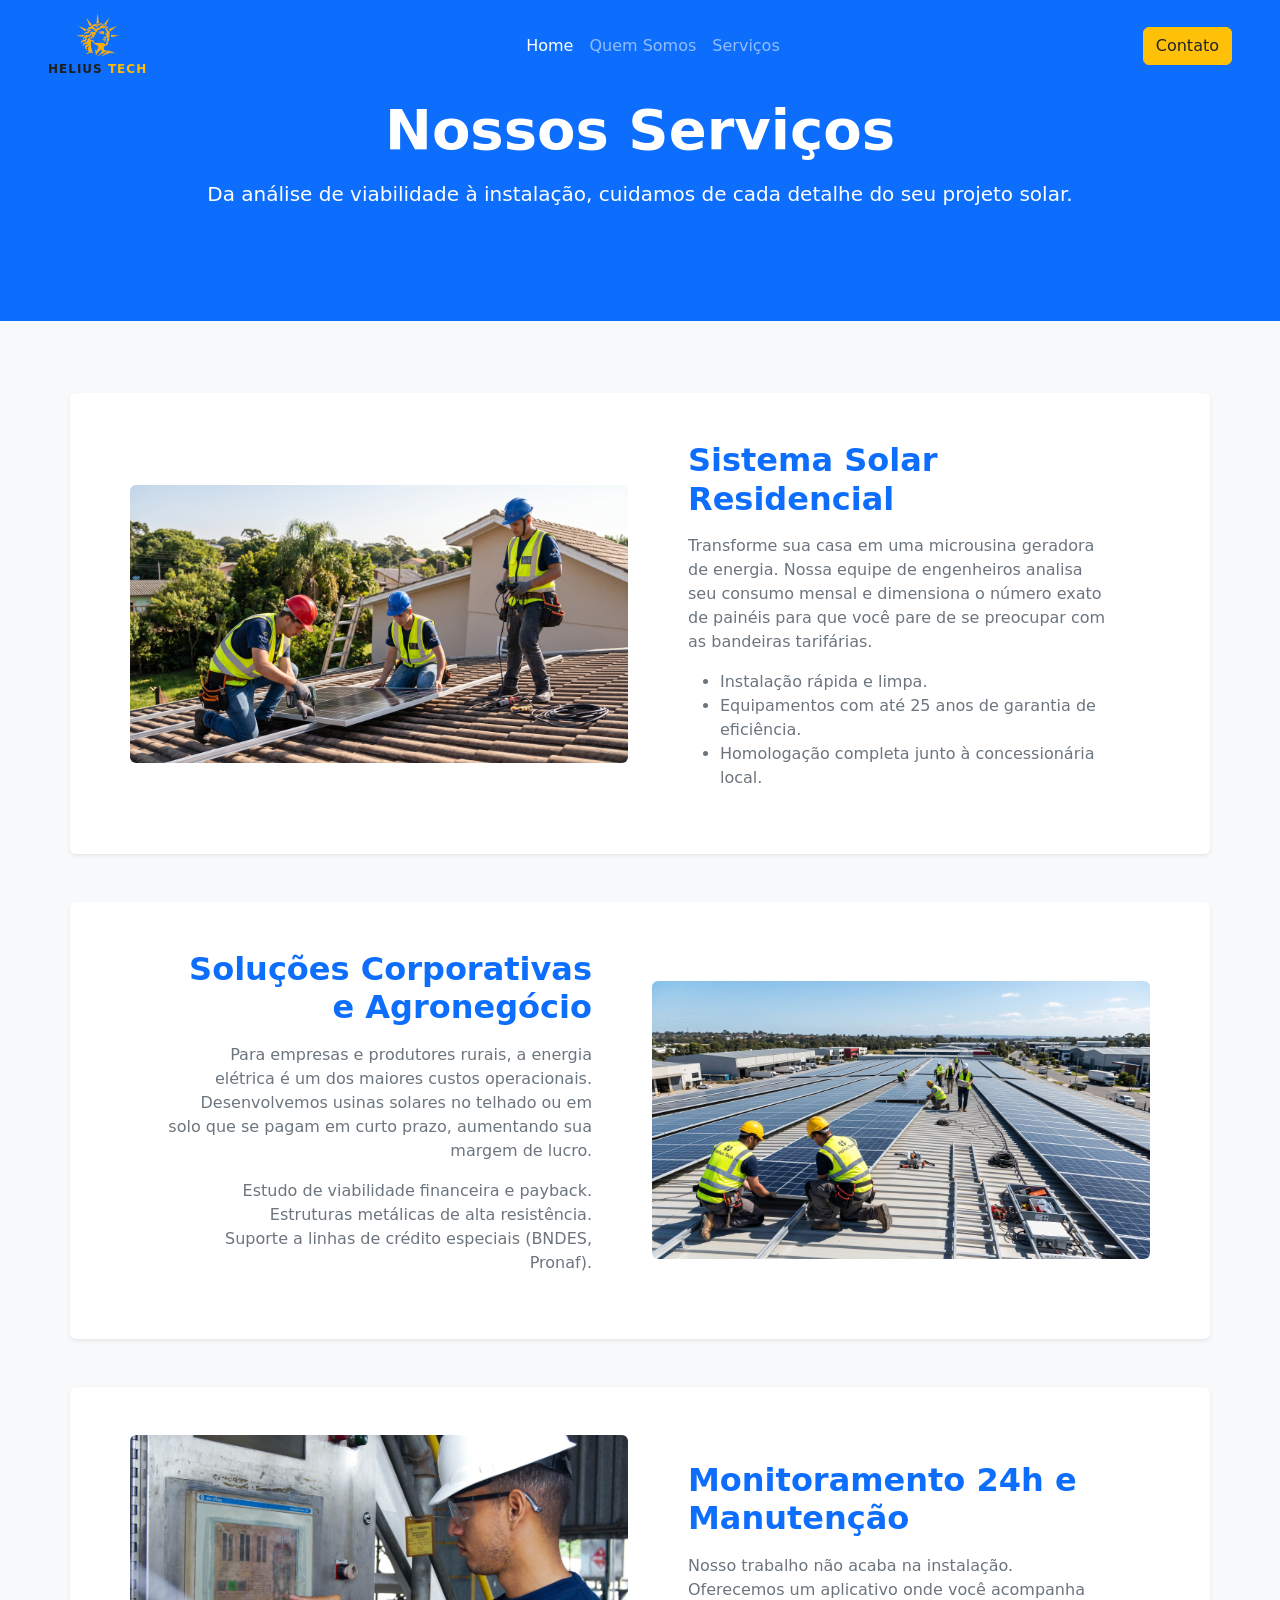
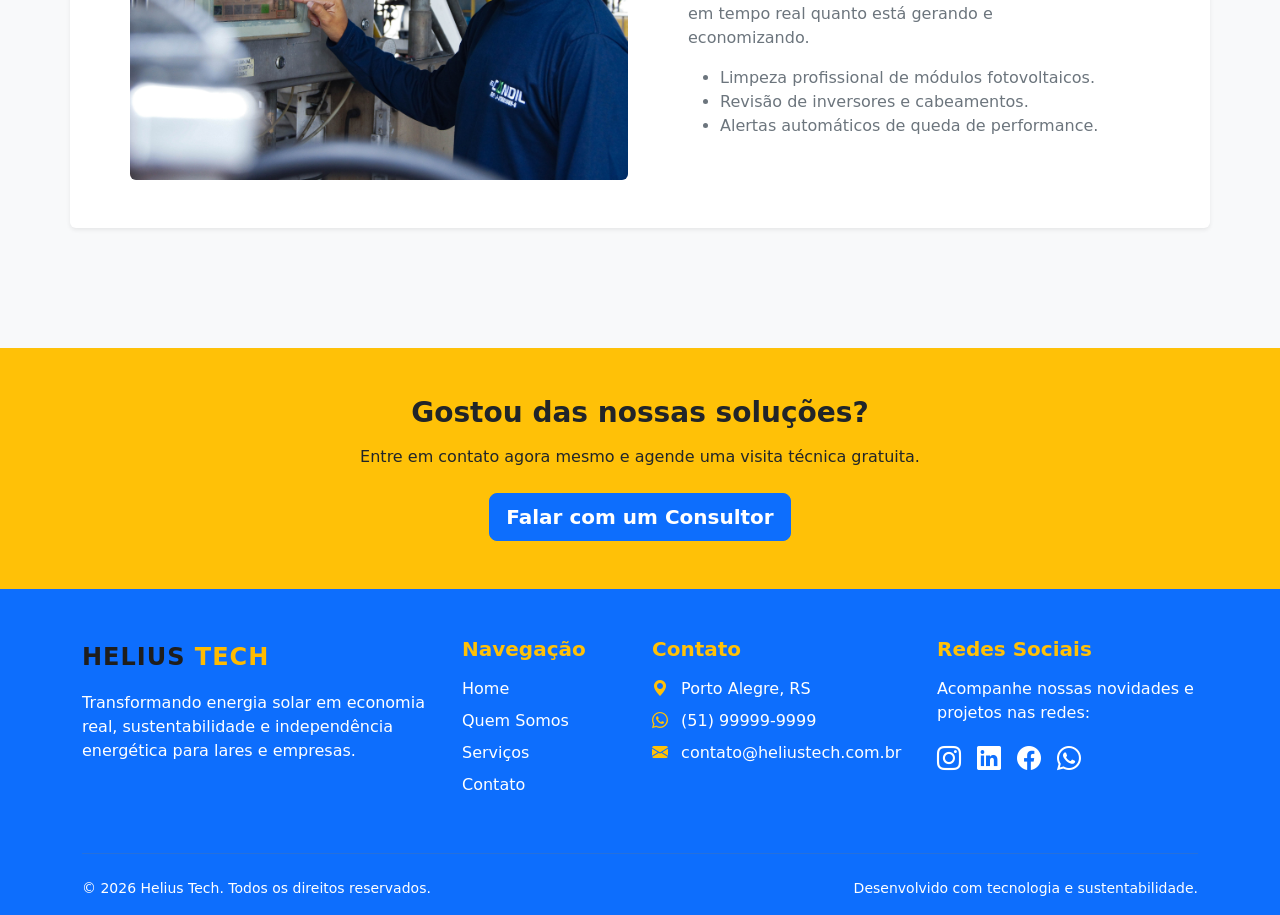
<file: pages/servicos.html>
<!DOCTYPE html>
<html lang="pt-br">

<head>
    <meta charset="UTF-8">
    <meta name="viewport" content="width=device-width, initial-scale=1.0">
    <link rel="stylesheet" href="../css/custom.css">

    <!-- Link CDN Bootstrap -->
    <link href="https://cdn.jsdelivr.net/npm/bootstrap@5.0.2/dist/css/bootstrap.min.css" rel="stylesheet"
        integrity="sha384-EVSTQN3/azprG1Anm3QDgpJLIm9Nao0Yz1ztcQTwFspd3yD65VohhpuuCOmLASjC" crossorigin="anonymous">
    <script src="https://cdn.jsdelivr.net/npm/bootstrap@5.0.2/dist/js/bootstrap.bundle.min.js"
        integrity="sha384-MrcW6ZMFYlzcLA8Nl+NtUVF0sA7MsXsP1UyJoMp4YLEuNSfAP+JcXn/tWtIaxVXM"
        crossorigin="anonymous"></script>
    <!-- Link dos icons Bootstrap -->
    <link rel="stylesheet" href="https://cdn.jsdelivr.net/npm/bootstrap-icons@1.13.2/font/bootstrap-icons.min.css">

    <title>Serviços - Helius Tech</title>
</head>

<body>
    <header id="topo">
        <nav class="navbar navbar-expand-lg navbar-dark bg-primary fixed-top">
            <div class="container-fluid px-5">
                <a class="navbar-brand d-flex flex-column align-items-center" href="../index.html">
                    <img src="../img/logo_helius_tech.png" alt="Logo da Helius Tech" height="45">
                    <div id="logo">
                        <span class="cor-cinza">Helius</span> <span class="cor-amarelo">Tech</span>
                    </div>
                </a>
                <button class="navbar-toggler" type="button" data-bs-toggle="collapse" data-bs-target="#navbarText"
                    aria-controls="navbarText" aria-expanded="false" aria-label="Toggle navigation">
                    <span class="navbar-toggler-icon"></span>
                </button>
                <div class="collapse navbar-collapse" id="navbarText">
                    <ul class="navbar-nav mx-auto mb-2 mb-lg-0">
                        <!--Troquei o me-auto (margin end) para margin do eixo X automática (mx-auto) para centralizar a ul-->
                        <li class="nav-item">
                            <a class="nav-link active" aria-current="page" href="../index.html">Home</a>
                        </li>
                        <li class="nav-item">
                            <a class="nav-link" href="empresa.html">Quem Somos</a>
                        </li>
                        <li class="nav-item">
                            <a class="nav-link" href="#servicos">Serviços</a>
                        </li>
                    </ul>
                    <span class="navbar-text">
                        <a class="btn btn-warning text-dark" href="contato.html">Contato</a>
                    </span>
                </div>
            </div>
        </nav>
    </header> <!--Fim do header-->

    <!-- Banner da Página de Serviços -->
    <section id="banner-servicos" class="bg-primary text-white text-center py-5">
        <div class="container py-5">
            <h1 class="fw-bold display-4">Nossos Serviços</h1>
            <p class="lead mt-3">Da análise de viabilidade à instalação, cuidamos de cada detalhe do seu projeto solar.</p>
        </div>
    </section>

    <!-- Detalhamento dos Serviços -->
    <main class="py-5 bg-light">
        <div class="container py-4">
            
            <!-- Serviço 1: Projetos Residenciais -->
            <div class="row align-items-center mb-5 bg-white p-4 p-md-5 rounded shadow-sm" id="servicos">
                <div class="col-md-6 mb-4 mb-md-0">
                    <!-- Você precisará de uma imagem para cá (ex: painel em casa) -->
                    <img src="../img/servico-residencial.jpg" alt="Energia Solar Residencial" class="img-fluid rounded">
                </div>
                <div class="col-md-6 px-md-5">
                    <h2 class="fw-bold text-primary">Sistema Solar Residencial</h2>
                    <p class="text-secondary mt-3">
                        Transforme sua casa em uma microusina geradora de energia. Nossa equipe de engenheiros analisa seu consumo mensal e dimensiona o número exato de painéis para que você pare de se preocupar com as bandeiras tarifárias.
                    </p>
                    <ul class="text-secondary">
                        <li>Instalação rápida e limpa.</li>
                        <li>Equipamentos com até 25 anos de garantia de eficiência.</li>
                        <li>Homologação completa junto à concessionária local.</li>
                    </ul>
                </div>
            </div>

            <!-- Serviço 2: Comercial e Agro (Invertido) -->
            <div class="row align-items-center mb-5 bg-white p-4 p-md-5 rounded shadow-sm">
                <div class="col-md-6 order-md-2 mb-4 mb-md-0">
                    <!-- Imagem para cá (ex: painéis em um galpão comercial) -->
                    <img src="../img/servico-comercial.jpg" alt="Energia Solar Comercial" class="img-fluid rounded">
                </div>
                <div class="col-md-6 order-md-1 px-md-5 text-md-end">
                    <h2 class="fw-bold text-primary">Soluções Corporativas e Agronegócio</h2>
                    <p class="text-secondary mt-3">
                        Para empresas e produtores rurais, a energia elétrica é um dos maiores custos operacionais. Desenvolvemos usinas solares no telhado ou em solo que se pagam em curto prazo, aumentando sua margem de lucro.
                    </p>
                    <ul class="text-secondary list-unstyled">
                        <li>Estudo de viabilidade financeira e payback.</li>
                        <li>Estruturas metálicas de alta resistência.</li>
                        <li>Suporte a linhas de crédito especiais (BNDES, Pronaf).</li>
                    </ul>
                </div>
            </div>

            <!-- Serviço 3: Monitoramento e Manutenção -->
            <div class="row align-items-center mb-5 bg-white p-4 p-md-5 rounded shadow-sm">
                <div class="col-md-6 mb-4 mb-md-0">
                    <!-- Imagem para cá (ex: técnico limpando ou olhando um app no celular) -->
                    <img src="../img/servico-manutencao.jpg" alt="Manutenção de Painéis Solares" class="img-fluid rounded">
                </div>
                <div class="col-md-6 px-md-5">
                    <h2 class="fw-bold text-primary">Monitoramento 24h e Manutenção</h2>
                    <p class="text-secondary mt-3">
                        Nosso trabalho não acaba na instalação. Oferecemos um aplicativo onde você acompanha em tempo real quanto está gerando e economizando.
                    </p>
                    <ul class="text-secondary">
                        <li>Limpeza profissional de módulos fotovoltaicos.</li>
                        <li>Revisão de inversores e cabeamentos.</li>
                        <li>Alertas automáticos de queda de performance.</li>
                    </ul>
                </div>
            </div>

        </div>
    </main>

    <!-- Chamada para Ação Final -->
    <section class="py-5 bg-warning text-center">
        <div class="container">
            <h3 class="fw-bold text-dark mb-3">Gostou das nossas soluções?</h3>
            <p class="text-dark mb-4">Entre em contato agora mesmo e agende uma visita técnica gratuita.</p>
            <a href="contato.html" class="btn btn-primary btn-lg fw-bold">Falar com um Consultor</a>
        </div>
    </section>

    <footer class="bg-primary text-white pt-5 pb-3">
        <div class="container">
            <div class="row g-4 justify-content-between">
                
                <div class="col-lg-4 mb-3">
                    <div class="d-flex align-items-center mb-3" id="logo">
                        <span class="fs-4 fw-bold text-white"><span class="cor-cinza">Helius</span> <span class="cor-amarelo">Tech</span></span>
                    </div>
                    <p class="text-white">
                        Transformando energia solar em economia real, sustentabilidade e independência energética para lares e empresas.
                    </p>
                </div>

                <div class="col-lg-2 col-md-6 mb-3">
                    <h5 class="fw-bold mb-3 text-warning">Navegação</h5>
                    <ul class="list-unstyled">
                        <li class="mb-2"><a href="../index.html" class="text-white text-decoration-none">Home</a></li>
                        <li class="mb-2"><a href="pages/empresa.html" class="text-white text-decoration-none">Quem Somos</a></li>
                        <li class="mb-2"><a href="pages/ervicos.html" class="text-white text-decoration-none">Serviços</a></li>
                        <li class="mb-2"><a href="pages/contato.html" class="text-white text-decoration-none">Contato</a></li>
                    </ul>
                </div>

                <div class="col-lg-3 col-md-6 mb-3">
                    <h5 class="fw-bold mb-3 text-warning">Contato</h5>
                    <p class="text-white mb-2"><i class="bi bi-geo-alt-fill me-2 text-warning"></i> Porto Alegre, RS</p>
                    <p class="text-white mb-2"><i class="bi bi-whatsapp me-2 text-warning"></i> (51) 99999-9999</p>
                    <p class="text-white mb-2"><i class="bi bi-envelope-fill me-2 text-warning"></i> contato@heliustech.com.br</p>
                </div>

                <div class="col-lg-3 mb-3">
                    <h5 class="fw-bold mb-3 text-warning">Redes Sociais</h5>
                    <p class="text-white">Acompanhe nossas novidades e projetos nas redes:</p>
                    <div class="d-flex gap-3 fs-4">
                        <a href="#" class="text-white hover-warning" aria-label="Instagram"><i class="bi bi-instagram"></i></a>
                        <a href="#" class="text-white hover-warning" aria-label="LinkedIn"><i class="bi bi-linkedin"></i></a>
                        <a href="#" class="text-white hover-warning" aria-label="Facebook"><i class="bi bi-facebook"></i></a>
                        <a href="#" class="text-white hover-warning" aria-label="WhatsApp"><i class="bi bi-whatsapp"></i></a>
                    </div>
                </div>

            </div>

            <hr class="border-secondary my-4">

            <div class="row text-center text-md-start align-items-center">
                <div class="col-md-7 text-white small">
                    &copy; 2026 Helius Tech. Todos os direitos reservados.
                </div>
                <div class="col-md-5 text-md-end text-white small mt-2 mt-md-0">
                    Desenvolvido com tecnologia e sustentabilidade.
                </div>
            </div>
        </div>
    </footer>
    
    <!-- Smooth scroll -->
    <script src="https://code.jquery.com/jquery-3.7.1.min.js"></script>
    <script>
        $(document).ready(function () {
            $('a[href^="#"]').on('click', function (e) {
                var destino = $(this).attr('href');
                var elemento = $(destino);

                if (elemento.length && !elemento.hasClass('overlay')) {
                    e.preventDefault();
                    $('html, body').animate({
                        scrollTop: elemento.offset().top
                    }, 700);
                }
            });
        });
    </script>
</body>
</html>
</file>
<file: css/custom.css>
#logo {
    font-size: 0.75rem;
    font-weight: 700;
    text-transform: uppercase;
    letter-spacing: 1px;
    margin-top: 2px;
}

.cor-cinza {
    color: #1f1e1c;
}

.cor-amarelo {
    color: #ffbb00;
}

.imagem-carrossel {
    max-height: 500px;
    object-fit: cover;
}

#banner {
    background: url(../img/empresa-helius.jpg) no-repeat center right;
    background-size: 55% auto;
}

#banner .row {
    height: 90vh;
    background: linear-gradient(90deg, #fff 48%, transparent 100%);
}

@media (max-width: 576px) {

    .carousel-caption h3,
    .carousel-caption h5 {
        font-size: 1.1rem;
    }

    .carousel-caption p {
        font-size: 0.85rem;
    }
}
</file>
